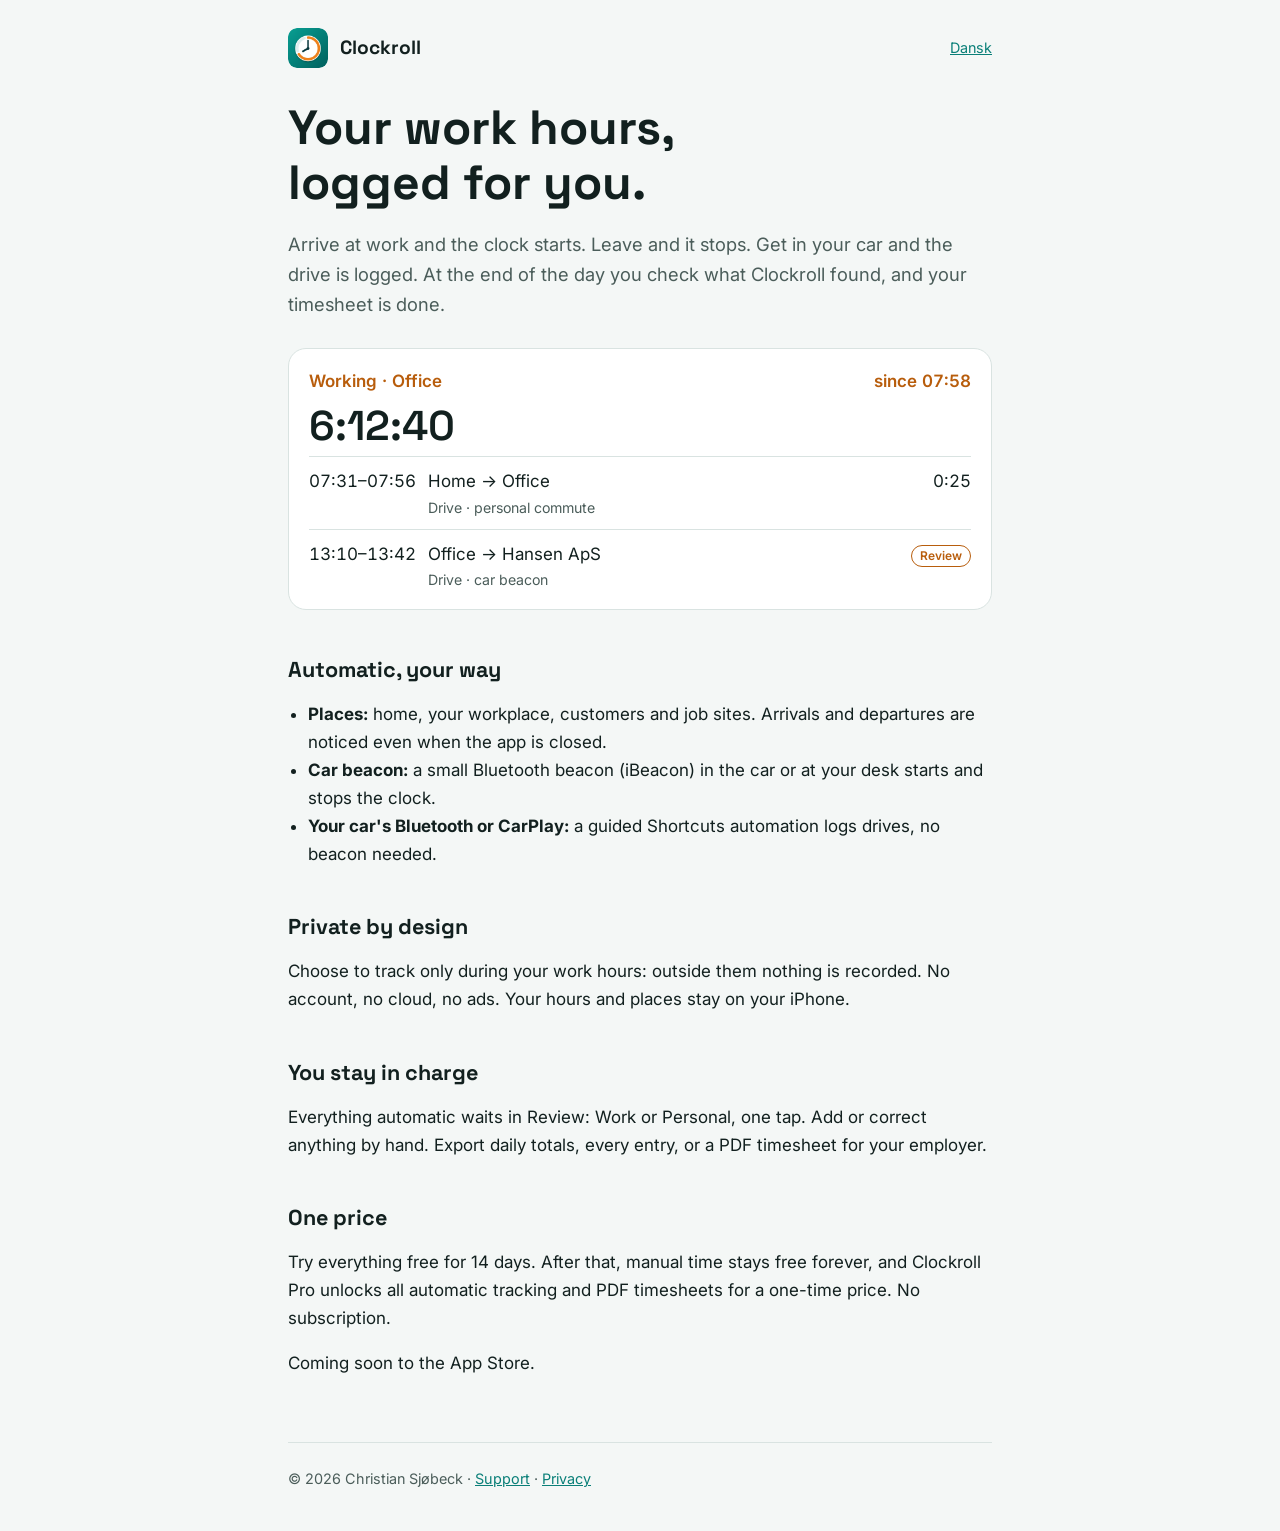
<file: index.html>
<!doctype html>
<html lang="en">
<head>
<meta charset="utf-8">
<meta name="viewport" content="width=device-width, initial-scale=1, viewport-fit=cover">
<title>Clockroll: Auto Work Hours</title>
<meta name="description" content="Clockroll logs your work hours for you: arrive at work and the clock starts, your car's beacon or Bluetooth logs the drive. No account, no cloud.">
<link rel="stylesheet" href="https://fonts.googleapis.com/css2?family=Space+Grotesk:wght@600;700&family=Inter:wght@400;600&display=swap">
<link rel="stylesheet" href="style.css">
<link rel="icon" href="icon.png">
</head>
<body>
<header><a class="brand" href="./"><img src="icon.png" alt=""><span>Clockroll</span></a><a class="lang" href="support/da/">Dansk</a></header>
<main>
  <h1>Your work hours, logged for you.</h1>
  <p class="lede">Arrive at work and the clock starts. Leave and it stops. Get in your car and the drive is logged. At the end of the day you check what Clockroll found, and your timesheet is done.</p>

  <div class="day" aria-label="Example day in Clockroll">
    <div class="now"><span>Working · Office</span><span>since 07:58</span></div>
    <div class="timer">6:12:40</div>
    <div class="entry"><span>07:31–07:56</span><span class="what">Home → Office<small>Drive · personal commute</small></span><span>0:25</span></div>
    <div class="entry"><span>13:10–13:42</span><span class="what">Office → Hansen ApS<small>Drive · car beacon</small></span><span class="pill">Review</span></div>
  </div>

  <h2>Automatic, your way</h2>
  <ul class="plain">
    <li><strong>Places:</strong> home, your workplace, customers and job sites. Arrivals and departures are noticed even when the app is closed.</li>
    <li><strong>Car beacon:</strong> a small Bluetooth beacon (iBeacon) in the car or at your desk starts and stops the clock.</li>
    <li><strong>Your car's Bluetooth or CarPlay:</strong> a guided Shortcuts automation logs drives, no beacon needed.</li>
  </ul>

  <h2>Private by design</h2>
  <p>Choose to track only during your work hours: outside them nothing is recorded. No account, no cloud, no ads. Your hours and places stay on your iPhone.</p>

  <h2>You stay in charge</h2>
  <p>Everything automatic waits in Review: Work or Personal, one tap. Add or correct anything by hand. Export daily totals, every entry, or a PDF timesheet for your employer.</p>

  <h2>One price</h2>
  <p>Try everything free for 14 days. After that, manual time stays free forever, and Clockroll Pro unlocks all automatic tracking and PDF timesheets for a one-time price. No subscription.</p>
  <p>Coming soon to the App Store.</p>
</main>
<footer>© 2026 Christian Sjøbeck · <a href="support/">Support</a> · <a href="privacy/">Privacy</a></footer>
</body>
</html>
</file>
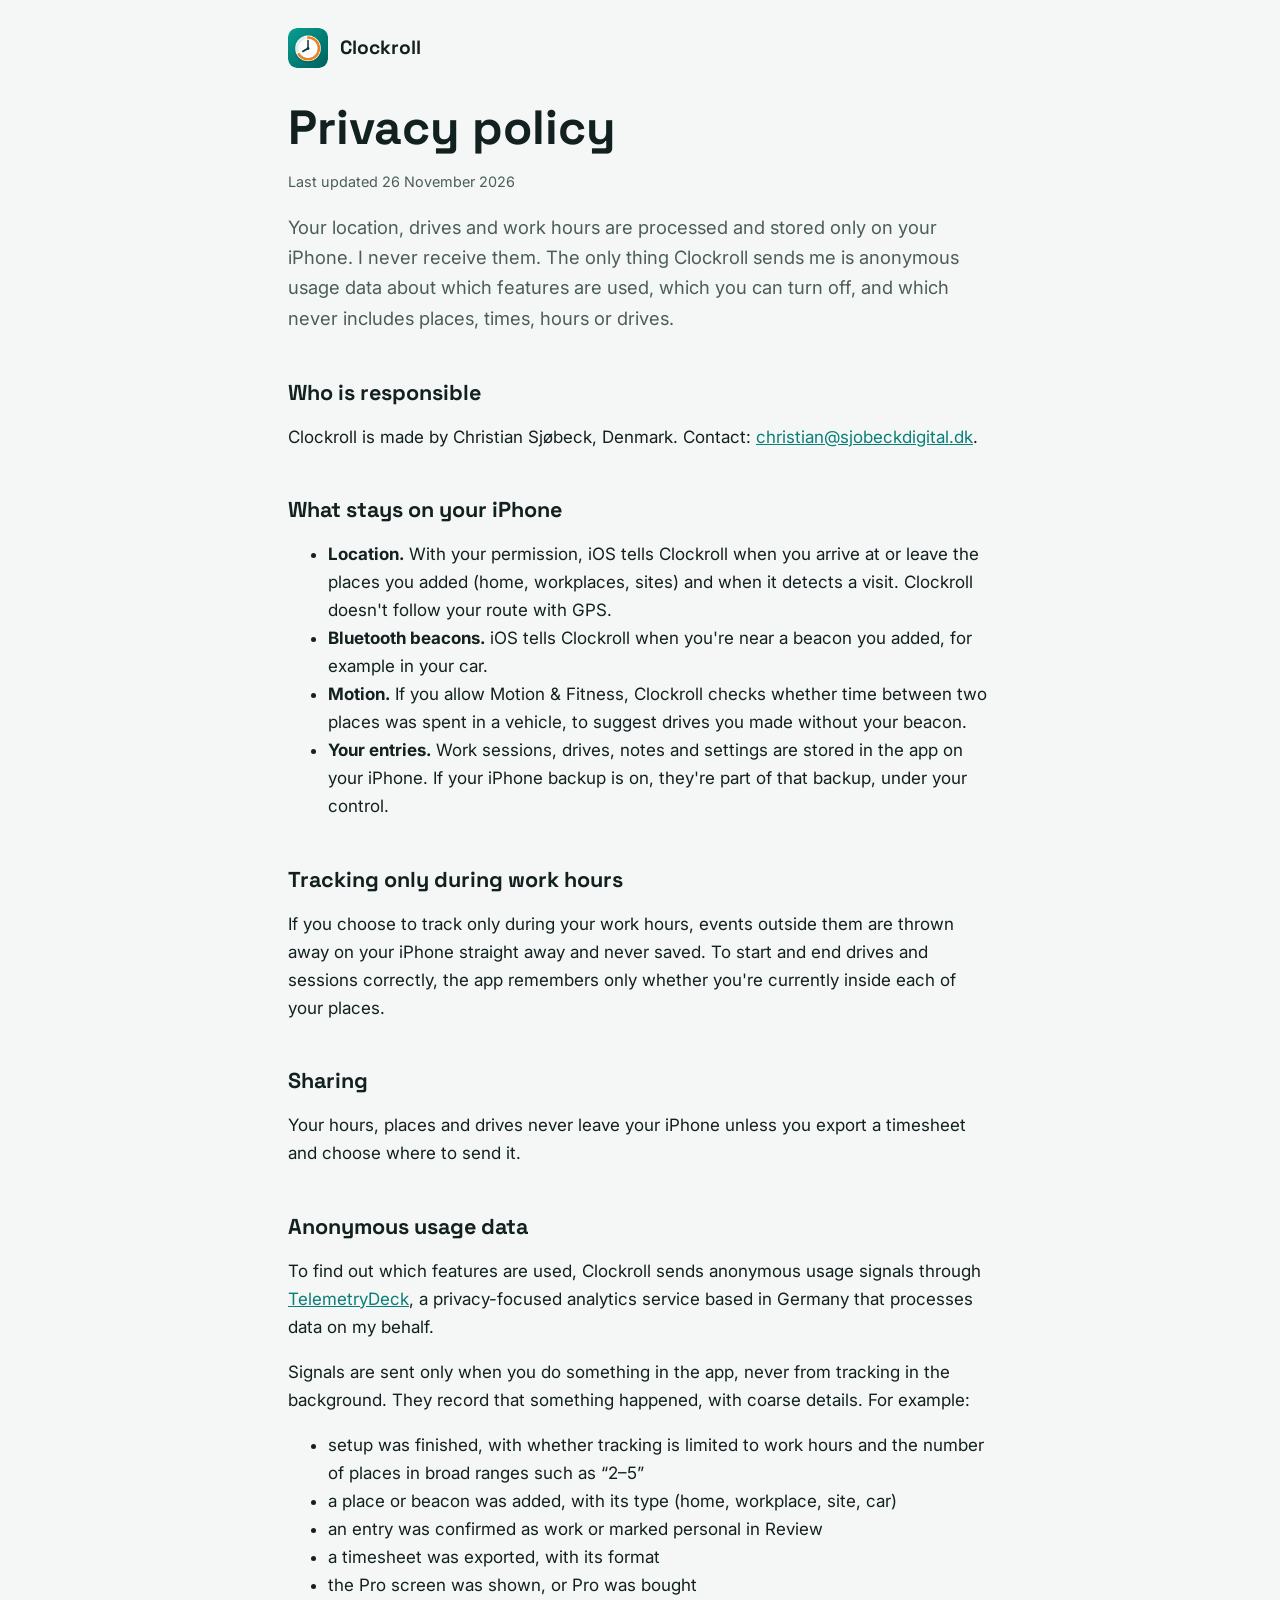
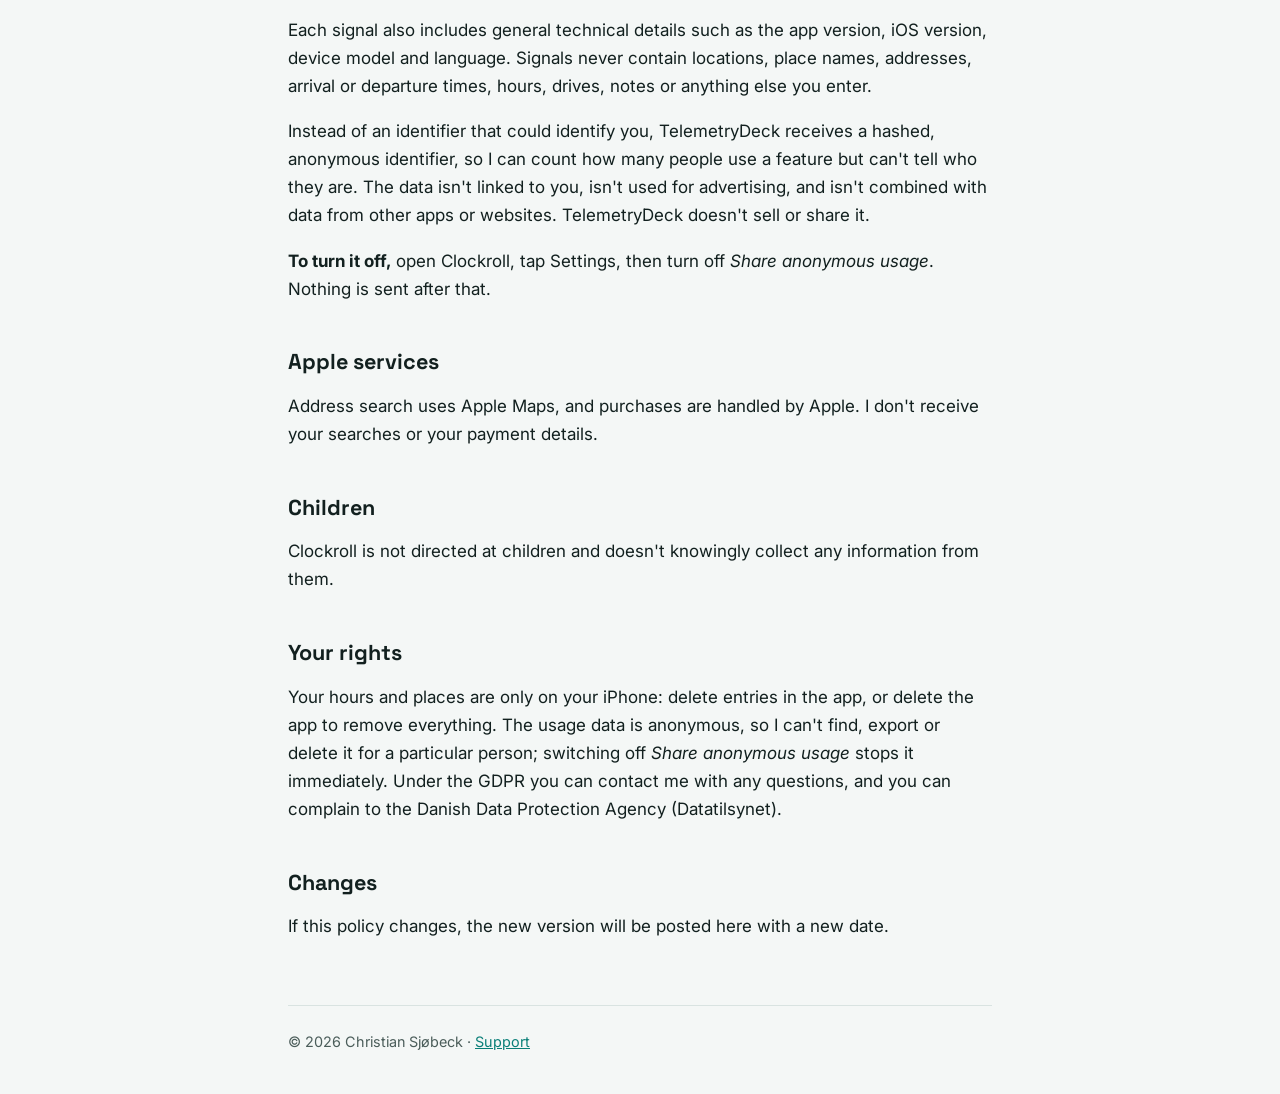
<file: privacy/index.html>
<!doctype html>
<html lang="en">
<head>
<meta charset="utf-8">
<meta name="viewport" content="width=device-width, initial-scale=1, viewport-fit=cover">
<title>Clockroll Privacy Policy</title>
<meta name="description" content="How Clockroll handles your location and work hours.">
<link rel="stylesheet" href="https://fonts.googleapis.com/css2?family=Space+Grotesk:wght@600;700&family=Inter:wght@400;600&display=swap">
<link rel="stylesheet" href="../style.css">
<link rel="icon" href="../icon.png">
</head>
<body>
<header><a class="brand" href="../"><img src="../icon.png" alt=""><span>Clockroll</span></a></header>
<main>
  <h1>Privacy policy</h1>
  <p class="updated">Last updated 26 November 2026</p>

  <p class="lede">Your location, drives and work hours are processed and stored only on your iPhone. I never receive them. The only thing Clockroll sends me is anonymous usage data about which features are used, which you can turn off, and which never includes places, times, hours or drives.</p>

  <h2>Who is responsible</h2>
  <p>Clockroll is made by Christian Sjøbeck, Denmark. Contact: <a href="mailto:christian@sjobeckdigital.dk">christian@sjobeckdigital.dk</a>.</p>

  <h2>What stays on your iPhone</h2>
  <ul>
    <li><strong>Location.</strong> With your permission, iOS tells Clockroll when you arrive at or leave the places you added (home, workplaces, sites) and when it detects a visit. Clockroll doesn't follow your route with GPS.</li>
    <li><strong>Bluetooth beacons.</strong> iOS tells Clockroll when you're near a beacon you added, for example in your car.</li>
    <li><strong>Motion.</strong> If you allow Motion &amp; Fitness, Clockroll checks whether time between two places was spent in a vehicle, to suggest drives you made without your beacon.</li>
    <li><strong>Your entries.</strong> Work sessions, drives, notes and settings are stored in the app on your iPhone. If your iPhone backup is on, they're part of that backup, under your control.</li>
  </ul>

  <h2>Tracking only during work hours</h2>
  <p>If you choose to track only during your work hours, events outside them are thrown away on your iPhone straight away and never saved. To start and end drives and sessions correctly, the app remembers only whether you're currently inside each of your places.</p>

  <h2>Sharing</h2>
  <p>Your hours, places and drives never leave your iPhone unless you export a timesheet and choose where to send it.</p>

  <h2>Anonymous usage data</h2>
  <p>To find out which features are used, Clockroll sends anonymous usage signals through <a href="https://telemetrydeck.com/privacy/">TelemetryDeck</a>, a privacy-focused analytics service based in Germany that processes data on my behalf.</p>
  <p>Signals are sent only when you do something in the app, never from tracking in the background. They record that something happened, with coarse details. For example:</p>
  <ul>
    <li>setup was finished, with whether tracking is limited to work hours and the number of places in broad ranges such as “2–5”</li>
    <li>a place or beacon was added, with its type (home, workplace, site, car)</li>
    <li>an entry was confirmed as work or marked personal in Review</li>
    <li>a timesheet was exported, with its format</li>
    <li>the Pro screen was shown, or Pro was bought</li>
  </ul>
  <p>Each signal also includes general technical details such as the app version, iOS version, device model and language. Signals never contain locations, place names, addresses, arrival or departure times, hours, drives, notes or anything else you enter.</p>
  <p>Instead of an identifier that could identify you, TelemetryDeck receives a hashed, anonymous identifier, so I can count how many people use a feature but can't tell who they are. The data isn't linked to you, isn't used for advertising, and isn't combined with data from other apps or websites. TelemetryDeck doesn't sell or share it.</p>
  <p><strong>To turn it off,</strong> open Clockroll, tap Settings, then turn off <em>Share anonymous usage</em>. Nothing is sent after that.</p>

  <h2>Apple services</h2>
  <p>Address search uses Apple Maps, and purchases are handled by Apple. I don't receive your searches or your payment details.</p>

  <h2>Children</h2>
  <p>Clockroll is not directed at children and doesn't knowingly collect any information from them.</p>

  <h2>Your rights</h2>
  <p>Your hours and places are only on your iPhone: delete entries in the app, or delete the app to remove everything. The usage data is anonymous, so I can't find, export or delete it for a particular person; switching off <em>Share anonymous usage</em> stops it immediately. Under the GDPR you can contact me with any questions, and you can complain to the Danish Data Protection Agency (Datatilsynet).</p>

  <h2>Changes</h2>
  <p>If this policy changes, the new version will be posted here with a new date.</p>
</main>
<footer>© 2026 Christian Sjøbeck · <a href="../support/">Support</a></footer>
</body>
</html>
</file>
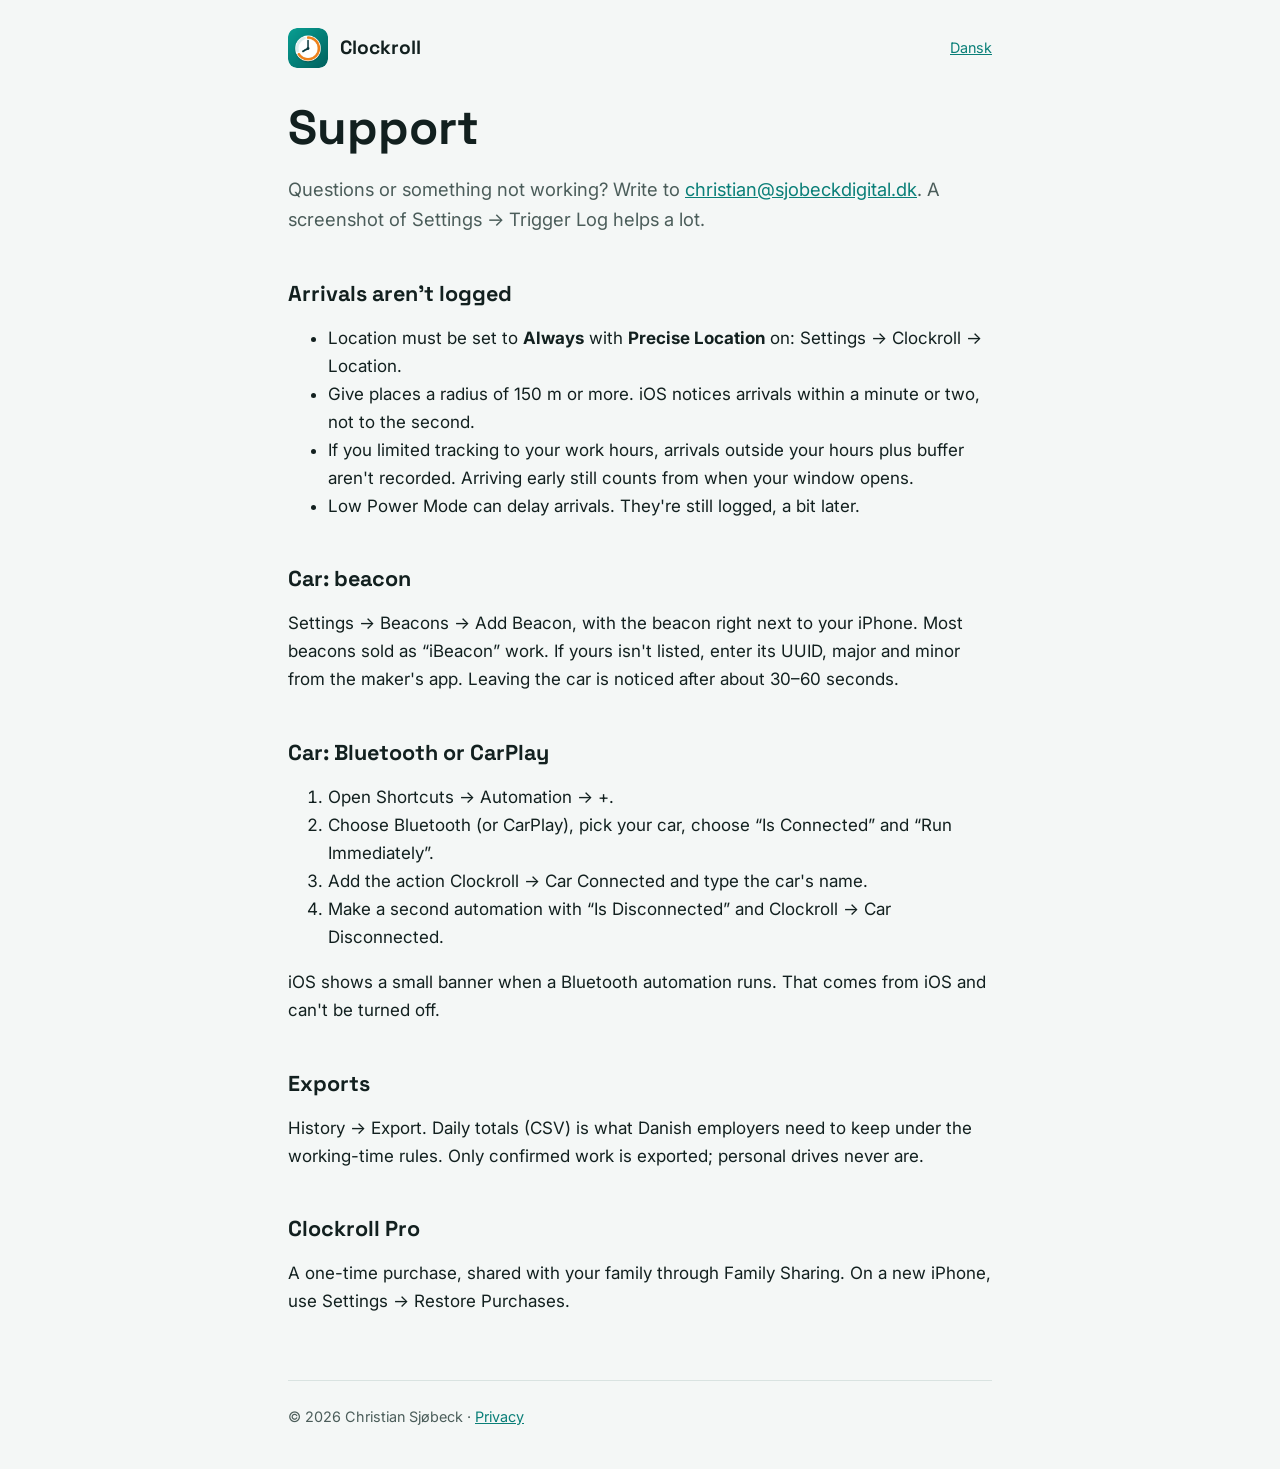
<file: support/index.html>
<!doctype html>
<html lang="en">
<head>
<meta charset="utf-8">
<meta name="viewport" content="width=device-width, initial-scale=1, viewport-fit=cover">
<title>Clockroll Support</title>
<meta name="description" content="Help with Clockroll: places, car beacons, car Bluetooth and CarPlay, exports.">
<link rel="stylesheet" href="https://fonts.googleapis.com/css2?family=Space+Grotesk:wght@600;700&family=Inter:wght@400;600&display=swap">
<link rel="stylesheet" href="../style.css">
<link rel="icon" href="../icon.png">
</head>
<body>
<header><a class="brand" href="../"><img src="../icon.png" alt=""><span>Clockroll</span></a><a class="lang" href="da/">Dansk</a></header>
<main>
  <h1>Support</h1>
  <p class="lede">Questions or something not working? Write to <a href="mailto:christian@sjobeckdigital.dk">christian@sjobeckdigital.dk</a>. A screenshot of Settings → Trigger Log helps a lot.</p>

  <h2>Arrivals aren't logged</h2>
  <ul>
    <li>Location must be set to <strong>Always</strong> with <strong>Precise Location</strong> on: Settings → Clockroll → Location.</li>
    <li>Give places a radius of 150 m or more. iOS notices arrivals within a minute or two, not to the second.</li>
    <li>If you limited tracking to your work hours, arrivals outside your hours plus buffer aren't recorded. Arriving early still counts from when your window opens.</li>
    <li>Low Power Mode can delay arrivals. They're still logged, a bit later.</li>
  </ul>

  <h2>Car: beacon</h2>
  <p>Settings → Beacons → Add Beacon, with the beacon right next to your iPhone. Most beacons sold as “iBeacon” work. If yours isn't listed, enter its UUID, major and minor from the maker's app. Leaving the car is noticed after about 30–60 seconds.</p>

  <h2>Car: Bluetooth or CarPlay</h2>
  <ol>
    <li>Open Shortcuts → Automation → +.</li>
    <li>Choose Bluetooth (or CarPlay), pick your car, choose “Is Connected” and “Run Immediately”.</li>
    <li>Add the action Clockroll → Car Connected and type the car's name.</li>
    <li>Make a second automation with “Is Disconnected” and Clockroll → Car Disconnected.</li>
  </ol>
  <p>iOS shows a small banner when a Bluetooth automation runs. That comes from iOS and can't be turned off.</p>

  <h2>Exports</h2>
  <p>History → Export. Daily totals (CSV) is what Danish employers need to keep under the working-time rules. Only confirmed work is exported; personal drives never are.</p>

  <h2>Clockroll Pro</h2>
  <p>A one-time purchase, shared with your family through Family Sharing. On a new iPhone, use Settings → Restore Purchases.</p>
</main>
<footer>© 2026 Christian Sjøbeck · <a href="../privacy/">Privacy</a></footer>
</body>
</html>
</file>
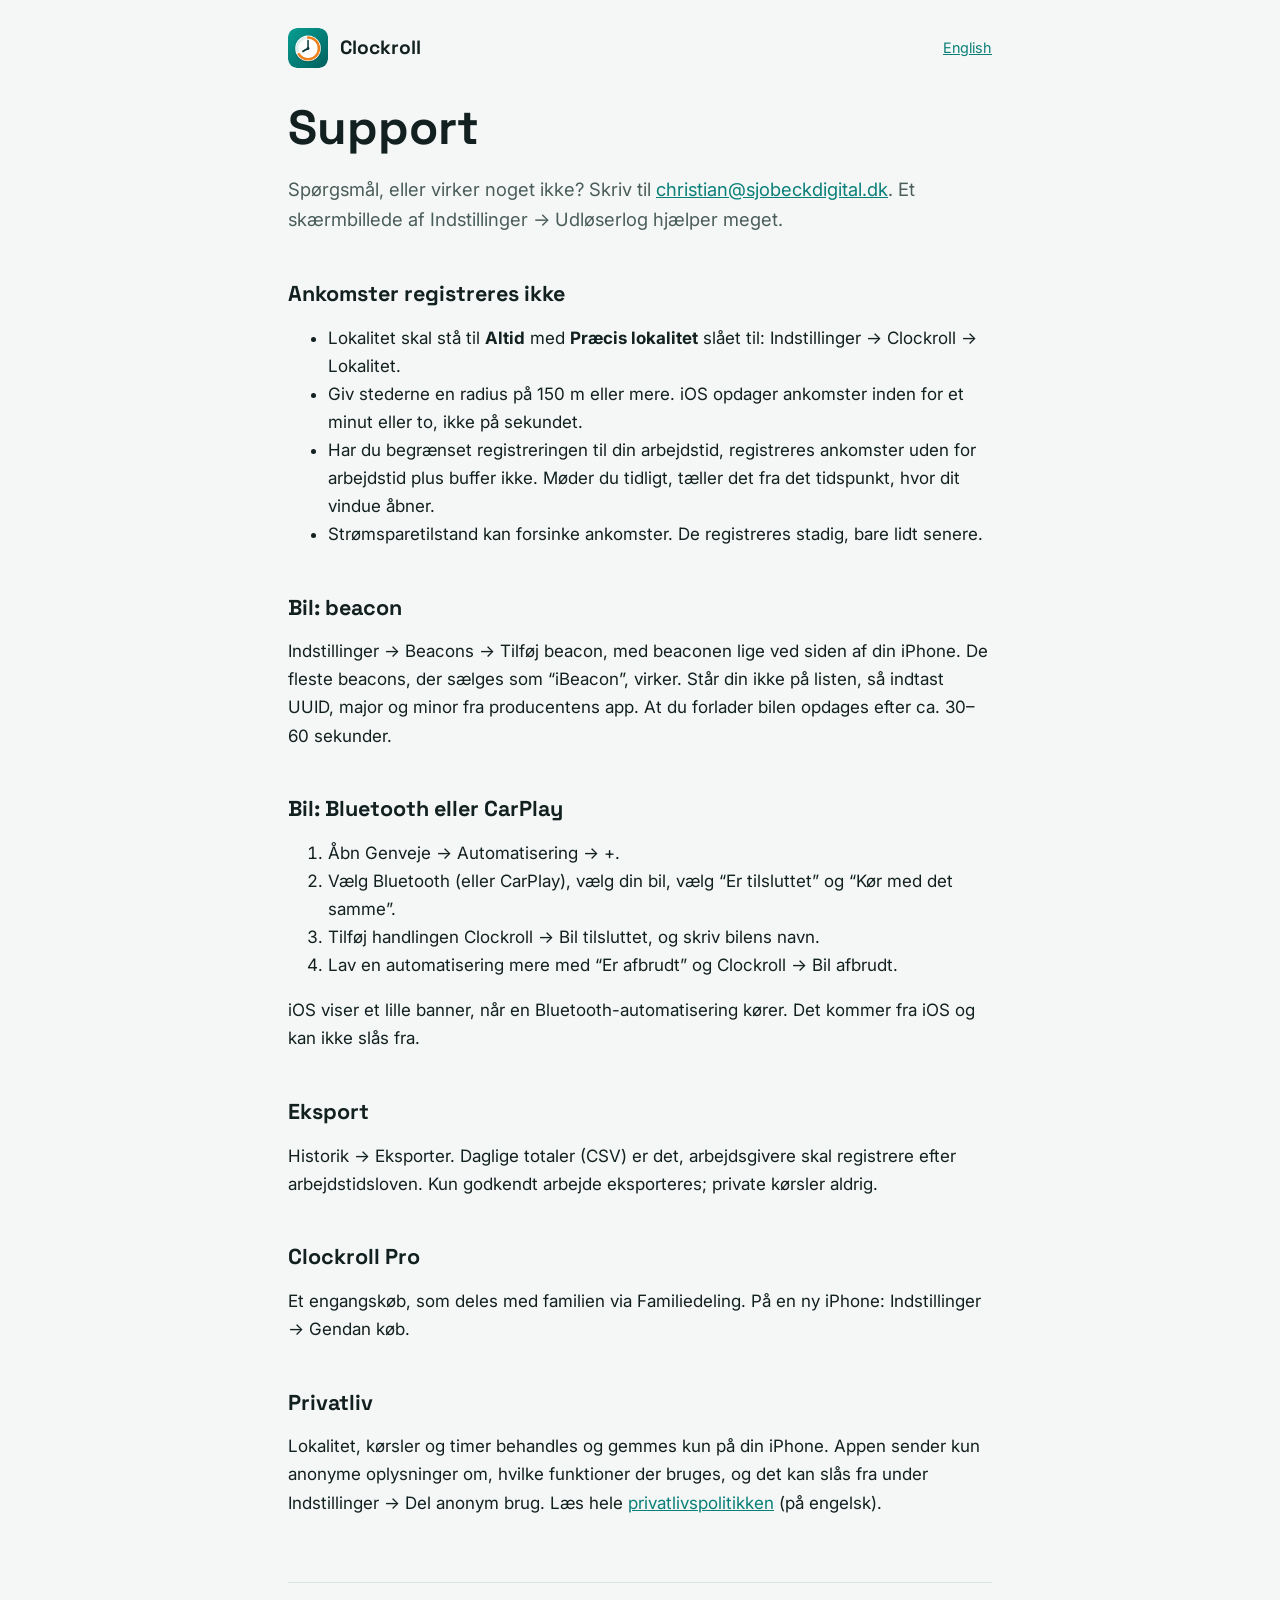
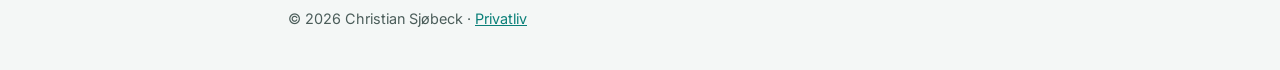
<file: support/da/index.html>
<!doctype html>
<html lang="da">
<head>
<meta charset="utf-8">
<meta name="viewport" content="width=device-width, initial-scale=1, viewport-fit=cover">
<title>Clockroll Support (dansk)</title>
<meta name="description" content="Hjælp til Clockroll: steder, beacons i bilen, bilens Bluetooth og CarPlay, eksport.">
<link rel="stylesheet" href="https://fonts.googleapis.com/css2?family=Space+Grotesk:wght@600;700&family=Inter:wght@400;600&display=swap">
<link rel="stylesheet" href="../../style.css">
<link rel="icon" href="../../icon.png">
</head>
<body>
<header><a class="brand" href="../../"><img src="../../icon.png" alt=""><span>Clockroll</span></a><a class="lang" href="../">English</a></header>
<main>
  <h1>Support</h1>
  <p class="lede">Spørgsmål, eller virker noget ikke? Skriv til <a href="mailto:christian@sjobeckdigital.dk">christian@sjobeckdigital.dk</a>. Et skærmbillede af Indstillinger → Udløserlog hjælper meget.</p>

  <h2>Ankomster registreres ikke</h2>
  <ul>
    <li>Lokalitet skal stå til <strong>Altid</strong> med <strong>Præcis lokalitet</strong> slået til: Indstillinger → Clockroll → Lokalitet.</li>
    <li>Giv stederne en radius på 150 m eller mere. iOS opdager ankomster inden for et minut eller to, ikke på sekundet.</li>
    <li>Har du begrænset registreringen til din arbejdstid, registreres ankomster uden for arbejdstid plus buffer ikke. Møder du tidligt, tæller det fra det tidspunkt, hvor dit vindue åbner.</li>
    <li>Strømsparetilstand kan forsinke ankomster. De registreres stadig, bare lidt senere.</li>
  </ul>

  <h2>Bil: beacon</h2>
  <p>Indstillinger → Beacons → Tilføj beacon, med beaconen lige ved siden af din iPhone. De fleste beacons, der sælges som “iBeacon”, virker. Står din ikke på listen, så indtast UUID, major og minor fra producentens app. At du forlader bilen opdages efter ca. 30–60 sekunder.</p>

  <h2>Bil: Bluetooth eller CarPlay</h2>
  <ol>
    <li>Åbn Genveje → Automatisering → +.</li>
    <li>Vælg Bluetooth (eller CarPlay), vælg din bil, vælg “Er tilsluttet” og “Kør med det samme”.</li>
    <li>Tilføj handlingen Clockroll → Bil tilsluttet, og skriv bilens navn.</li>
    <li>Lav en automatisering mere med “Er afbrudt” og Clockroll → Bil afbrudt.</li>
  </ol>
  <p>iOS viser et lille banner, når en Bluetooth-automatisering kører. Det kommer fra iOS og kan ikke slås fra.</p>

  <h2>Eksport</h2>
  <p>Historik → Eksporter. Daglige totaler (CSV) er det, arbejdsgivere skal registrere efter arbejdstidsloven. Kun godkendt arbejde eksporteres; private kørsler aldrig.</p>

  <h2>Clockroll Pro</h2>
  <p>Et engangskøb, som deles med familien via Familiedeling. På en ny iPhone: Indstillinger → Gendan køb.</p>

  <h2>Privatliv</h2>
  <p>Lokalitet, kørsler og timer behandles og gemmes kun på din iPhone. Appen sender kun anonyme oplysninger om, hvilke funktioner der bruges, og det kan slås fra under Indstillinger → Del anonym brug. Læs hele <a href="../../privacy/">privatlivspolitikken</a> (på engelsk).</p>
</main>
<footer>© 2026 Christian Sjøbeck · <a href="../../privacy/">Privatliv</a></footer>
</body>
</html>
</file>
<file: style.css>
/* Clockroll site: the app's teal and amber. Light and dark follow the visitor's system. */
:root {
  --bg: #f4f7f6;
  --card: #ffffff;
  --fg: #12201f;
  --muted: #4b5d5a;
  --line: #d9e3e1;
  --accent: #0a7f78;
  --amber: #b85d0c;
  --display: "Space Grotesk", "Avenir Next", system-ui, sans-serif;
  --body: "Inter", -apple-system, "Segoe UI", sans-serif;
  color-scheme: light;
}
@media (prefers-color-scheme: dark) {
  :root {
    --bg: #0d1514;
    --card: #152120;
    --fg: #e6eeed;
    --muted: #9fb1ae;
    --line: #26332f;
    --accent: #3cc2b8;
    --amber: #f0a050;
    color-scheme: dark;
  }
}
* { box-sizing: border-box; }
body { margin: 0; background: var(--bg); color: var(--fg); font: 400 1.0625rem/1.65 var(--body);
       padding-left: max(16px, env(safe-area-inset-left, 0px)); padding-right: max(16px, env(safe-area-inset-right, 0px)); }
main, header, footer { max-width: 44rem; margin: 0 auto; }
header { padding-block: 28px 8px; display: flex; align-items: center; justify-content: space-between; gap: 12px; }
header a.brand { color: inherit; text-decoration: none; display: flex; align-items: center; gap: 12px; }
header img { width: 40px; height: 40px; border-radius: 9px; }
header span { font: 700 1.2rem/1 var(--display); }
header .lang { font-size: 0.9rem; }
main { padding-block: 24px 48px; }
h1, h2, h3 { font-family: var(--display); line-height: 1.15; text-wrap: balance; }
h1 { font-size: clamp(2rem, 6vw, 3rem); margin: 0 0 12px; }
h2 { font-size: 1.35rem; margin: 2.2em 0 0.5em; }
h3 { font-size: 1.05rem; margin: 1.6em 0 0.3em; }
p, li { max-width: 65ch; }
a { color: var(--accent); }
a:focus-visible { outline: 2px solid var(--accent); outline-offset: 3px; border-radius: 3px; }
.lede { color: var(--muted); font-size: 1.15rem; }
.updated { color: var(--muted); font-size: 0.9rem; }
footer { padding-block: 24px 40px; border-top: 1px solid var(--line); color: var(--muted); font-size: 0.9rem; }

/* A day like the app's Today card: a running session and the entries before it. */
.day { background: var(--card); border: 1px solid var(--line); border-radius: 18px; padding: 18px 20px; margin: 28px 0;
       display: grid; gap: 10px; font-variant-numeric: tabular-nums; }
.day .now { display: flex; justify-content: space-between; align-items: baseline; color: var(--amber); font-weight: 600; }
.day .timer { font: 600 2.6rem/1 var(--display); }
.entry { display: flex; gap: 12px; align-items: baseline; padding-top: 10px; border-top: 1px solid var(--line); }
.entry .what { flex: 1; min-width: 0; }
.entry .what small { display: block; color: var(--muted); }
.entry .pill { font-size: 0.75rem; font-weight: 600; color: var(--amber); border: 1px solid currentColor; border-radius: 999px; padding: 0 8px; }
ul.plain { padding-left: 1.2em; }
.store { display: inline-block; margin-top: 8px; padding: 10px 18px; border-radius: 12px; background: var(--fg); color: var(--bg);
         text-decoration: none; font-weight: 600; }
</file>
